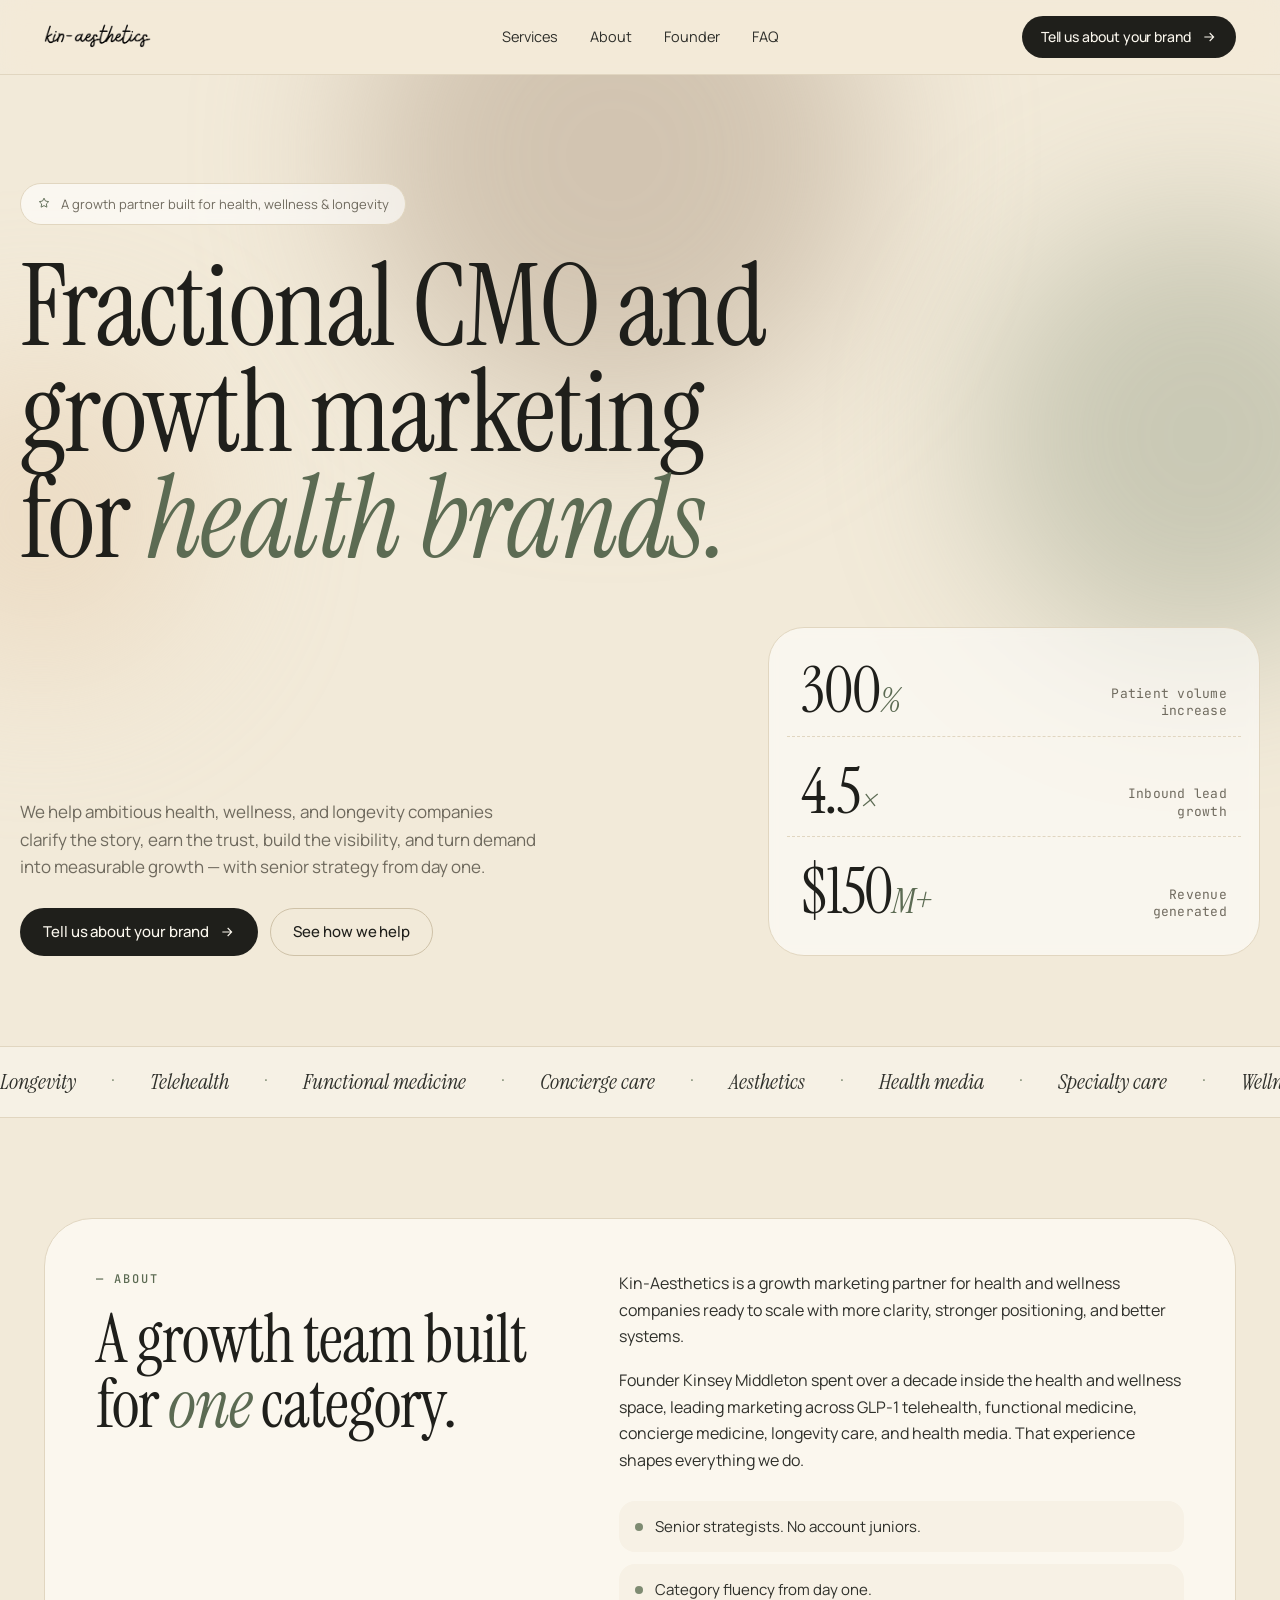
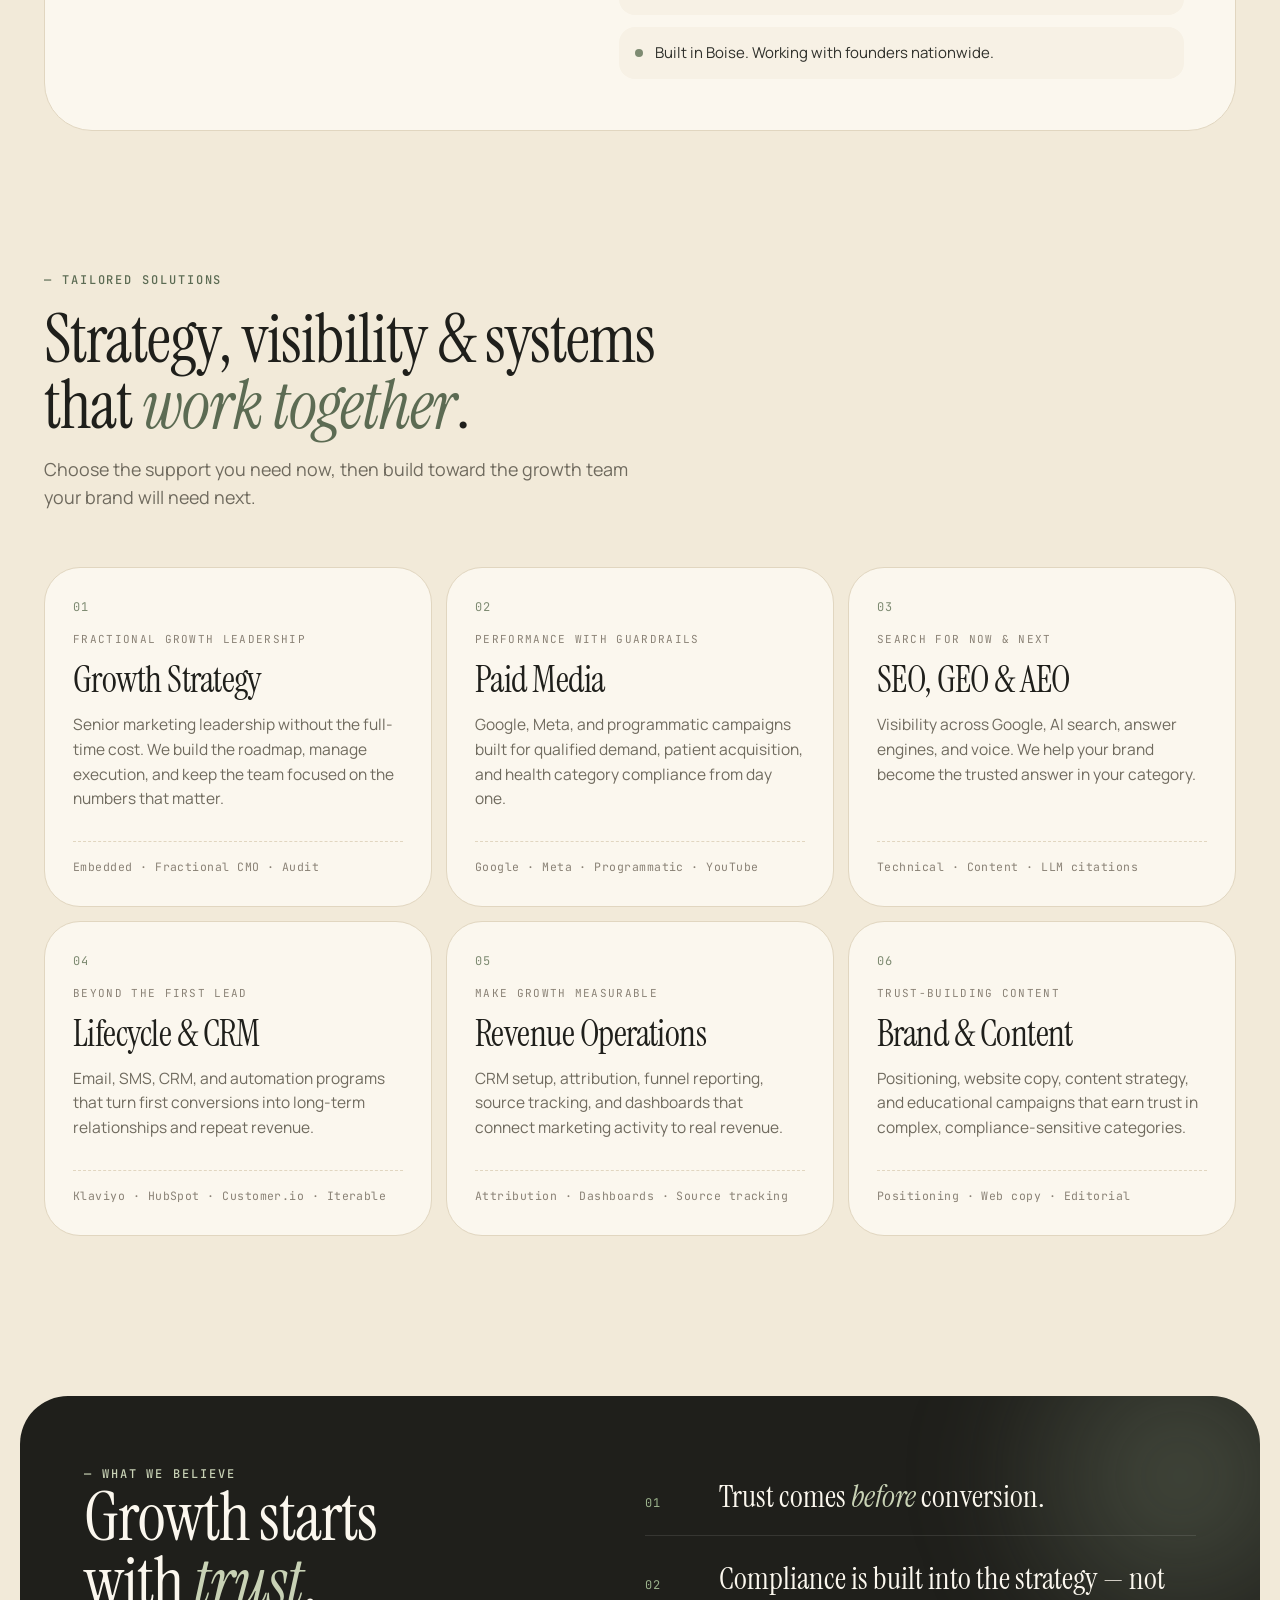
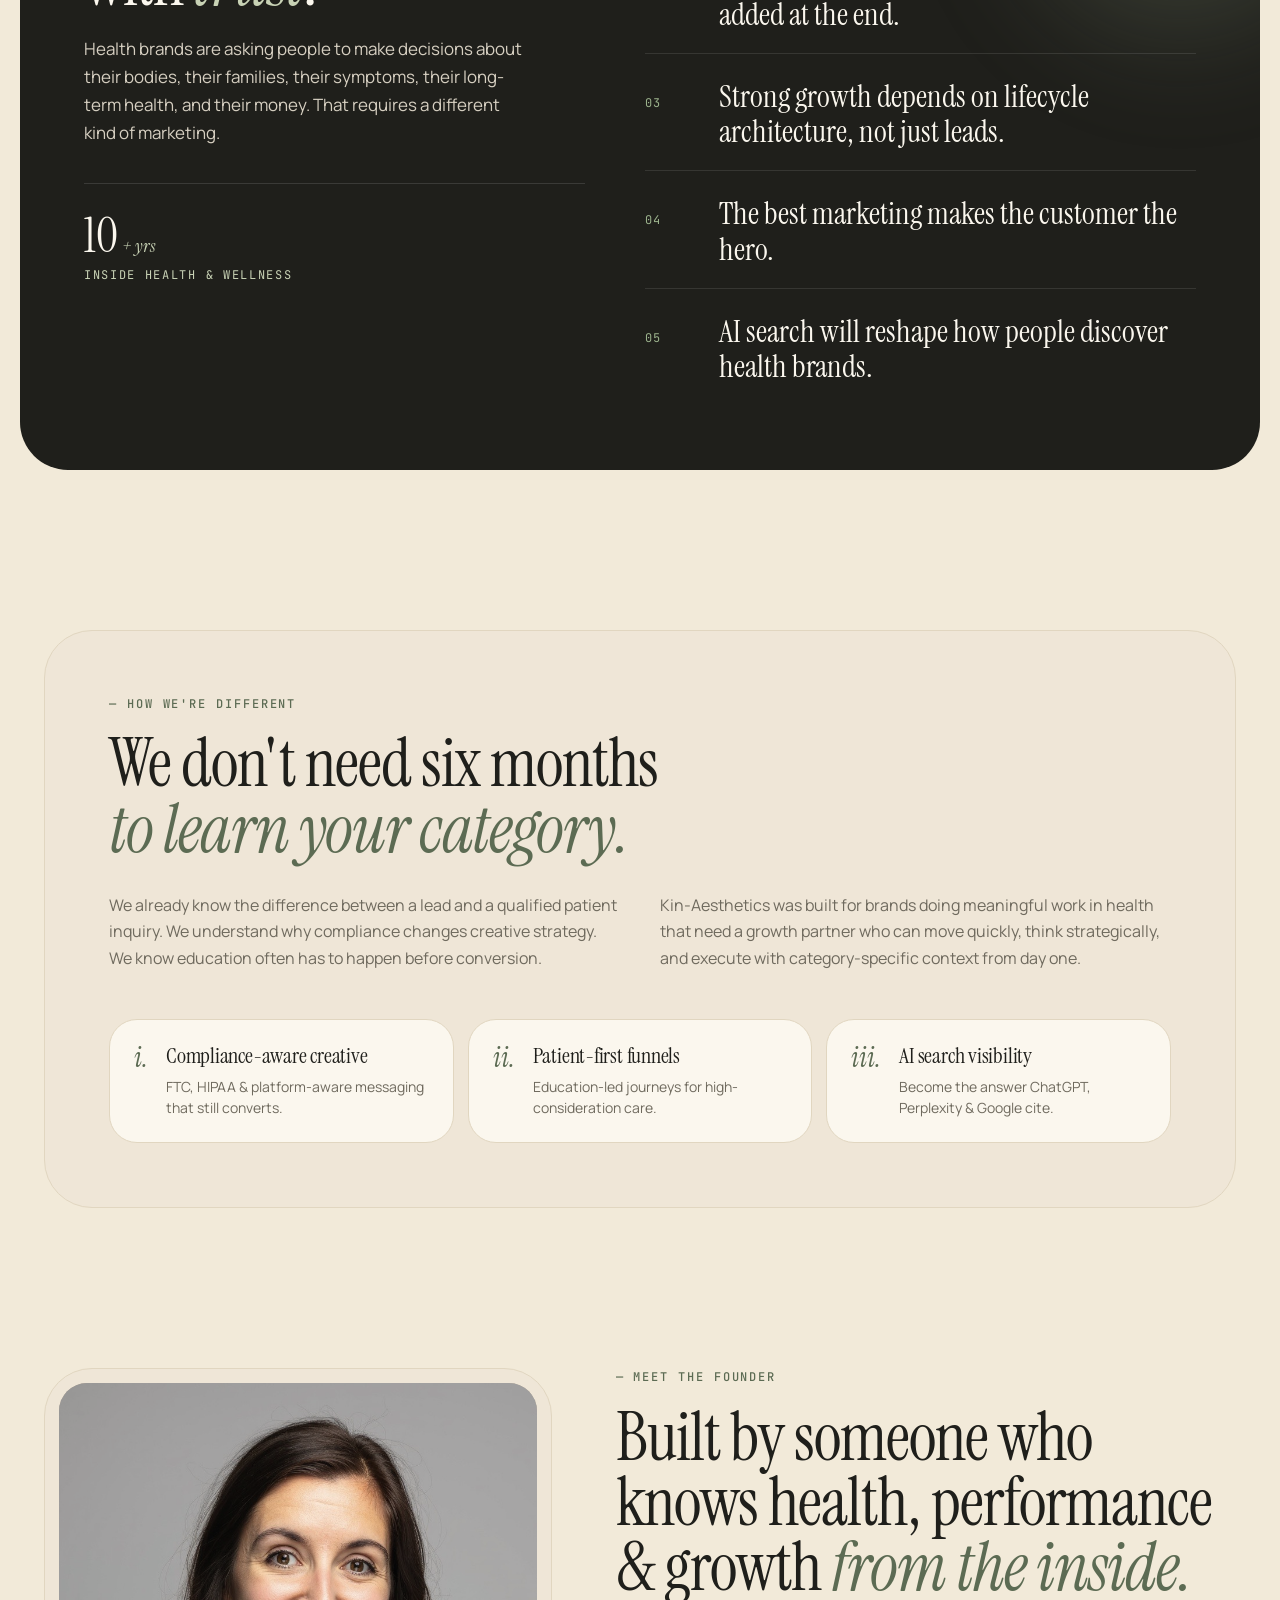
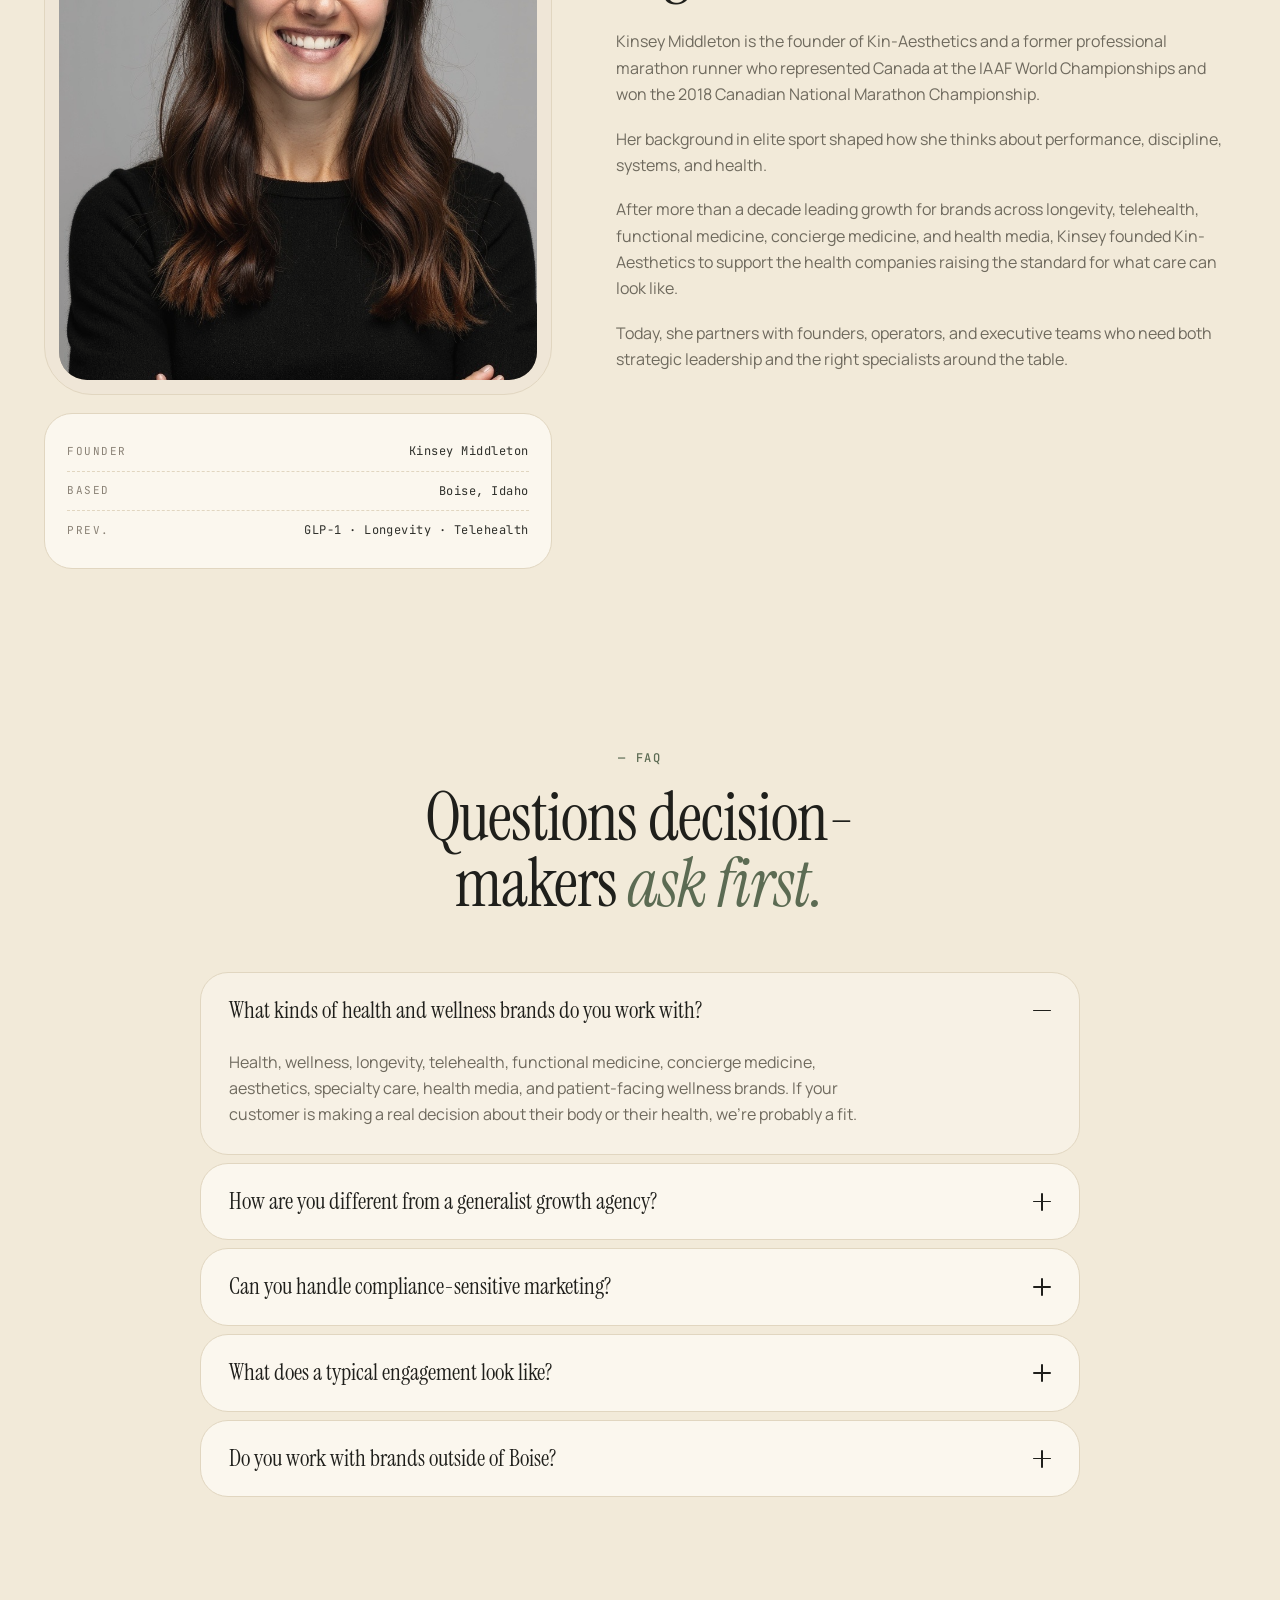
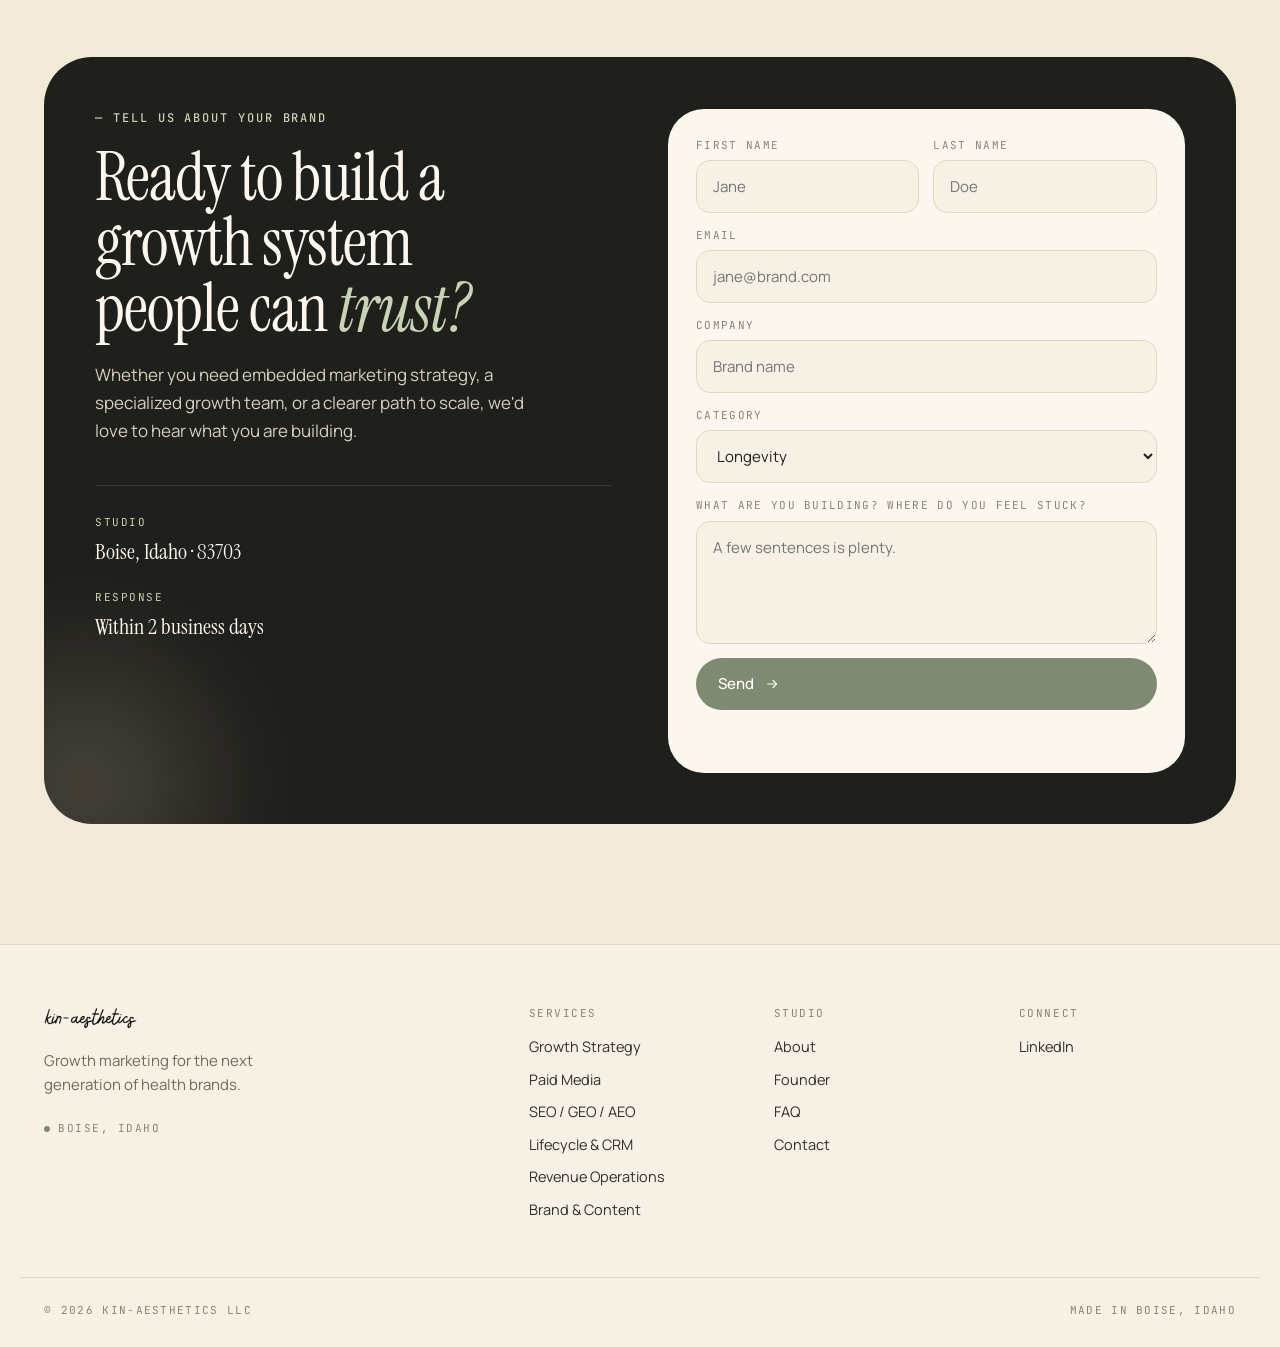
<file: index.html>
<!doctype html>
<html lang="en">
<head>
<meta charset="utf-8" />
<meta name="viewport" content="width=device-width, initial-scale=1, viewport-fit=cover" />
<title>Fractional CMO for Health & Wellness Brands | Kin-Aesthetics</title>
<meta name="description" content="Kin-Aesthetics is a fractional CMO and growth marketing partner for health, wellness, and longevity brands ready to scale with senior strategy from day one." />
<link rel="preconnect" href="https://fonts.googleapis.com" />
<link rel="preconnect" href="https://fonts.gstatic.com" crossorigin />
<link href="https://fonts.googleapis.com/css2?family=Instrument+Serif:ital@0;1&family=Manrope:wght@300;400;500;600;700&family=JetBrains+Mono:wght@400;500&display=swap" rel="stylesheet" />
<link rel="icon" type="image/png" href="kin-aesthetics-logo-mark.png" />
<link rel="stylesheet" href="styles.css" />
<!-- JSON-LD Structured Data -->
<script type="application/ld+json">
[
  {
    "@context": "https://schema.org",
    "@type": "ProfessionalService",
    "name": "Kin-Aesthetics",
    "url": "https://kinaestheticmarketing.com",
    "logo": "https://kinaestheticmarketing.com/kin-aesthetics-logo.png",
    "address": {
      "@type": "PostalAddress",
      "addressLocality": "Boise",
      "addressRegion": "ID",
      "addressCountry": "US"
    },
    "sameAs": ["https://www.linkedin.com/company/109017058/"]
  },
  {
    "@context": "https://schema.org",
    "@type": "Person",
    "name": "Kinsey Middleton",
    "jobTitle": "Founder",
    "worksFor": {
      "@type": "Organization",
      "name": "Kin-Aesthetics"
    },
    "url": "https://kinaestheticmarketing.com"
  }
]
</script>
<!-- Google Analytics 4 -->
<script async src="https://www.googletagmanager.com/gtag/js?id=G-8C68640RZ0"></script>
<script>
  window.dataLayer = window.dataLayer || [];
  function gtag(){dataLayer.push(arguments);}
  gtag('js', new Date());
  gtag('config', 'G-8C68640RZ0');
</script>
</head>
<body>

<!-- ============ HEADER ============ -->
<header class="site-header" id="top">
  <div class="header-inner">
    <a class="brand" href="#top" aria-label="Kin-Aesthetics home">
      <img src="kin-aesthetics-logo.png" alt="Kin-Aesthetics" class="brand-wordmark" />
    </a>
    <nav class="nav" id="siteNav" aria-label="Primary">
      <a href="#services">Services</a>
      <a href="#about">About</a>
      <a href="#founder">Founder</a>
      <a href="#faq">FAQ</a>
    </nav>
    <a class="btn btn-dark" href="#contact">
      <span class="cta-long">Tell us about your brand</span>
      <span class="cta-short">Contact</span>
      <svg viewBox="0 0 24 24" width="16" height="16" fill="none" stroke="currentColor" stroke-width="1.6" aria-hidden="true"><path d="M5 12h14M13 6l6 6-6 6"/></svg>
    </a>
    <button class="nav-toggle" id="navToggle" aria-label="Open navigation" aria-expanded="false">
      <span></span><span></span><span></span>
    </button>
  </div>
</header>

<main>

  <!-- ============ HERO ============ -->
  <section class="hero">
    <div class="hero-bg">
      <span class="blob blob-1"></span>
      <span class="blob blob-2"></span>
      <span class="blob blob-3"></span>
    </div>

    <div class="container hero-inner">

      <div class="eyebrow">
        <svg viewBox="0 0 24 24" width="14" height="14" fill="none" stroke="currentColor" stroke-width="1.6" aria-hidden="true"><path d="M12 2l2.39 4.84L20 8l-4 3.9.94 5.5L12 14.77 7.06 17.4 8 11.9 4 8l5.61-1.16L12 2z"/></svg>
        <span>A growth partner built for health, wellness &amp; longevity</span>
      </div>

      <h1 class="display">
        Fractional CMO and growth marketing
        for <em>health brands.</em>
      </h1>

      <div class="hero-grid">
        <div class="hero-lead">
          <p>
            We help ambitious health, wellness, and longevity companies clarify the story,
            earn the trust, build the visibility, and turn demand into measurable growth —
            with senior strategy from day one.
          </p>
          <div class="hero-ctas">
            <a class="btn btn-dark" href="#contact">
              Tell us about your brand
              <svg viewBox="0 0 24 24" width="16" height="16" fill="none" stroke="currentColor" stroke-width="1.6"><path d="M5 12h14M13 6l6 6-6 6"/></svg>
            </a>
            <a class="btn btn-ghost" href="#services">See how we help</a>
          </div>
        </div>

        <aside class="hero-stats" aria-label="Selected results">
          <div class="stat">
            <div class="stat-num">300<span>%</span></div>
            <div class="stat-label">Patient volume<br />increase</div>
          </div>
          <div class="stat">
            <div class="stat-num">4.5<span>×</span></div>
            <div class="stat-label">Inbound lead<br />growth</div>
          </div>
          <div class="stat">
            <div class="stat-num">$150<span>M+</span></div>
            <div class="stat-label">Revenue<br />generated</div>
          </div>
        </aside>
      </div>

    </div>

    <!-- marquee categories -->
    <div class="marquee">
      <div class="marquee-track">
        <span>Longevity</span><span>·</span>
        <span>Telehealth</span><span>·</span>
        <span>Functional medicine</span><span>·</span>
        <span>Concierge care</span><span>·</span>
        <span>Aesthetics</span><span>·</span>
        <span>Health media</span><span>·</span>
        <span>Specialty care</span><span>·</span>
        <span>Wellness DTC</span><span>·</span>
        <span>GLP-1</span><span>·</span>
        <span>Longevity</span><span>·</span>
        <span>Telehealth</span><span>·</span>
        <span>Functional medicine</span><span>·</span>
        <span>Concierge care</span><span>·</span>
        <span>Aesthetics</span><span>·</span>
        <span>Health media</span><span>·</span>
        <span>Specialty care</span><span>·</span>
        <span>Wellness DTC</span><span>·</span>
        <span>GLP-1</span><span>·</span>
      </div>
    </div>
  </section>

  <!-- ============ ABOUT ============ -->
  <section id="about" class="about">
    <div class="container">
      <div class="about-card">
        <div class="about-head">
          <span class="kicker">— About</span>
          <h2 class="h2">
            A growth team built for <em>one</em> category.
          </h2>
        </div>
        <div class="about-body">
          <p>
            Kin-Aesthetics is a growth marketing partner for health and wellness companies
            ready to scale with more clarity, stronger positioning, and better systems.
          </p>
          <p>
            Founder Kinsey Middleton spent over a decade inside the health and wellness
            space, leading marketing across GLP-1 telehealth, functional medicine, concierge
            medicine, longevity care, and health media. That experience shapes everything we do.
          </p>
          <ul class="bullets">
            <li><span class="b-dot"></span> Senior strategists. No account juniors.</li>
            <li><span class="b-dot"></span> Category fluency from day one.</li>
            <li><span class="b-dot"></span> Built in Boise. Working with founders nationwide.</li>
          </ul>
        </div>
      </div>
    </div>
  </section>

  <!-- ============ SERVICES ============ -->
  <section id="services" class="services">
    <div class="container">
      <div class="section-head">
        <span class="kicker">— Tailored solutions</span>
        <h2 class="h2">
          Strategy, visibility &amp; systems<br />
          that <em>work together</em>.
        </h2>
        <p class="lede">
          Choose the support you need now, then build toward the growth team your brand will need next.
        </p>
      </div>

      <div class="svc-grid">

        <article class="svc">
          <div class="svc-no">01</div>
          <div class="svc-tag">Fractional growth leadership</div>
          <h3 class="svc-title">Growth Strategy</h3>
          <p>Senior marketing leadership without the full-time cost. We build the roadmap, manage execution, and keep the team focused on the numbers that matter.</p>
          <div class="svc-foot">Embedded · Fractional CMO · Audit</div>
        </article>

        <article class="svc">
          <div class="svc-no">02</div>
          <div class="svc-tag">Performance with guardrails</div>
          <h3 class="svc-title">Paid Media</h3>
          <p>Google, Meta, and programmatic campaigns built for qualified demand, patient acquisition, and health category compliance from day one.</p>
          <div class="svc-foot">Google · Meta · Programmatic · YouTube</div>
        </article>

        <article class="svc">
          <div class="svc-no">03</div>
          <div class="svc-tag">Search for now &amp; next</div>
          <h3 class="svc-title">SEO, GEO &amp; AEO</h3>
          <p>Visibility across Google, AI search, answer engines, and voice. We help your brand become the trusted answer in your category.</p>
          <div class="svc-foot">Technical · Content · LLM citations</div>
        </article>

        <article class="svc">
          <div class="svc-no">04</div>
          <div class="svc-tag">Beyond the first lead</div>
          <h3 class="svc-title">Lifecycle &amp; CRM</h3>
          <p>Email, SMS, CRM, and automation programs that turn first conversions into long-term relationships and repeat revenue.</p>
          <div class="svc-foot">Klaviyo · HubSpot · Customer.io · Iterable</div>
        </article>

        <article class="svc">
          <div class="svc-no">05</div>
          <div class="svc-tag">Make growth measurable</div>
          <h3 class="svc-title">Revenue Operations</h3>
          <p>CRM setup, attribution, funnel reporting, source tracking, and dashboards that connect marketing activity to real revenue.</p>
          <div class="svc-foot">Attribution · Dashboards · Source tracking</div>
        </article>

        <article class="svc">
          <div class="svc-no">06</div>
          <div class="svc-tag">Trust-building content</div>
          <h3 class="svc-title">Brand &amp; Content</h3>
          <p>Positioning, website copy, content strategy, and educational campaigns that earn trust in complex, compliance-sensitive categories.</p>
          <div class="svc-foot">Positioning · Web copy · Editorial</div>
        </article>

      </div>
    </div>
  </section>

  <!-- ============ BELIEFS / DARK ============ -->
  <section class="beliefs">
    <div class="container beliefs-grid">
      <div class="beliefs-intro">
        <span class="kicker light">— What we believe</span>
        <h2 class="h2 light">Growth starts with <em>trust</em>.</h2>
        <p>
          Health brands are asking people to make decisions about their bodies, their families, their symptoms, their long-term health, and their money. That requires a different kind of marketing.
        </p>
        <div class="beliefs-meta">
          <div>
            <div class="meta-num">10<span>+ yrs</span></div>
            <div class="meta-label">Inside health &amp; wellness</div>
          </div>
        </div>
      </div>

      <ol class="beliefs-list" aria-label="Operating beliefs">
        <li>
          <span class="b-num">01</span>
          <span class="b-text">Trust comes <em>before</em> conversion.</span>
        </li>
        <li>
          <span class="b-num">02</span>
          <span class="b-text">Compliance is built into the strategy — not added at the end.</span>
        </li>
        <li>
          <span class="b-num">03</span>
          <span class="b-text">Strong growth depends on lifecycle architecture, not just leads.</span>
        </li>
        <li>
          <span class="b-num">04</span>
          <span class="b-text">The best marketing makes the customer the hero.</span>
        </li>
        <li>
          <span class="b-num">05</span>
          <span class="b-text">AI search will reshape how people discover health brands.</span>
        </li>
      </ol>
    </div>
  </section>

  <!-- ============ DIFFERENCE ============ -->
  <section class="difference">
    <div class="container">
      <div class="diff-card">
        <div class="diff-head">
          <span class="kicker">— How we're different</span>
          <h2 class="h2">
            We don't need six months <em>to learn your category.</em>
          </h2>
        </div>
        <div class="diff-body">
          <p>
            We already know the difference between a lead and a qualified patient inquiry. We understand why compliance changes creative strategy. We know education often has to happen before conversion.
          </p>
          <p>
            Kin-Aesthetics was built for brands doing meaningful work in health that need a growth partner who can move quickly, think strategically, and execute with category-specific context from day one.
          </p>
        </div>
        <div class="diff-pills">
          <div class="pill">
            <span class="pill-no">i.</span>
            <div>
              <div class="pill-t">Compliance-aware creative</div>
              <div class="pill-s">FTC, HIPAA &amp; platform-aware messaging that still converts.</div>
            </div>
          </div>
          <div class="pill">
            <span class="pill-no">ii.</span>
            <div>
              <div class="pill-t">Patient-first funnels</div>
              <div class="pill-s">Education-led journeys for high-consideration care.</div>
            </div>
          </div>
          <div class="pill">
            <span class="pill-no">iii.</span>
            <div>
              <div class="pill-t">AI search visibility</div>
              <div class="pill-s">Become the answer ChatGPT, Perplexity &amp; Google cite.</div>
            </div>
          </div>
        </div>
      </div>
    </div>
  </section>

  <!-- ============ FOUNDER ============ -->
  <section id="founder" class="founder">
    <div class="container founder-grid">

      <div class="founder-photo">
        <div class="photo-frame">
          <img src="kinsey-middleton-founder.jpg" alt="Kinsey Middleton, founder of Kin-Aesthetics, former professional marathon runner" />
        </div>
        <div class="photo-meta">
          <div class="meta-row"><span>Founder</span><span>Kinsey Middleton</span></div>
          <div class="meta-row"><span>Based</span><span>Boise, Idaho</span></div>
          <div class="meta-row"><span>Prev.</span><span>GLP-1 · Longevity · Telehealth</span></div>
        </div>
      </div>

      <div class="founder-copy">
        <span class="kicker">— Meet the founder</span>
        <h2 class="h2">
          Built by someone who knows health, performance &amp; growth <em>from the inside.</em>
        </h2>
        <div class="founder-body">
          <p>
            Kinsey Middleton is the founder of Kin-Aesthetics and a former professional marathon runner who represented Canada at the IAAF World Championships and won the 2018 Canadian National Marathon Championship.
          </p>
          <p>
            Her background in elite sport shaped how she thinks about performance, discipline, systems, and health.
          </p>
          <p>
            After more than a decade leading growth for brands across longevity, telehealth, functional medicine, concierge medicine, and health media, Kinsey founded Kin-Aesthetics to support the health companies raising the standard for what care can look like.
          </p>
          <p>
            Today, she partners with founders, operators, and executive teams who need both strategic leadership and the right specialists around the table.
          </p>
        </div>
      </div>

    </div>
  </section>

  <!-- ============ FAQ ============ -->
  <section id="faq" class="faq">
    <div class="container">
      <div class="section-head center">
        <span class="kicker">— FAQ</span>
        <h2 class="h2">
          Questions decision-makers <em>ask first.</em>
        </h2>
      </div>

      <div class="faq-list">
        <details class="faq-item" open>
          <summary>
            <span>What kinds of health and wellness brands do you work with?</span>
            <span class="chev" aria-hidden="true"></span>
          </summary>
          <div class="faq-body">
            <p>Health, wellness, longevity, telehealth, functional medicine, concierge medicine, aesthetics, specialty care, health media, and patient-facing wellness brands. If your customer is making a real decision about their body or their health, we're probably a fit.</p>
          </div>
        </details>

        <details class="faq-item">
          <summary>
            <span>How are you different from a generalist growth agency?</span>
            <span class="chev" aria-hidden="true"></span>
          </summary>
          <div class="faq-body">
            <p>We already understand the health category — trust-building, compliance-sensitive messaging, patient education, and the decision process behind high-consideration care. You skip the 6-month ramp.</p>
          </div>
        </details>

        <details class="faq-item">
          <summary>
            <span>Can you handle compliance-sensitive marketing?</span>
            <span class="chev" aria-hidden="true"></span>
          </summary>
          <div class="faq-body">
            <p>Yes. We are not a legal or medical review team, but we build with compliance realities in mind from the beginning across paid media, website copy, content, and funnels — and we partner cleanly with your in-house reviewers.</p>
          </div>
        </details>

        <details class="faq-item">
          <summary>
            <span>What does a typical engagement look like?</span>
            <span class="chev" aria-hidden="true"></span>
          </summary>
          <div class="faq-body">
            <p>Most engagements begin with a strategy and audit phase, followed by a roadmap and execution across the channels or systems that will move the business forward fastest. Engagements typically run 6–12 months.</p>
          </div>
        </details>

        <details class="faq-item">
          <summary>
            <span>Do you work with brands outside of Boise?</span>
            <span class="chev" aria-hidden="true"></span>
          </summary>
          <div class="faq-body">
            <p>We're based in Boise, Idaho and work with founders and operators across North America. Most of our engagements are remote with periodic on-sites when it makes sense.</p>
          </div>
        </details>
      </div>
    </div>
  </section>

  <!-- ============ CONTACT ============ -->
  <section id="contact" class="contact">
    <div class="container">
      <div class="contact-card">
        <div class="contact-copy">
          <span class="kicker light">— Tell us about your brand</span>
          <h2 class="h2 light">
            Ready to build a growth system people can <em>trust?</em>
          </h2>
          <p>
            Whether you need embedded marketing strategy, a specialized growth team, or a clearer path to scale, we'd love to hear what you are building.
          </p>

          <div class="contact-meta">
            <div>
              <div class="cm-label">Studio</div>
              <div class="cm-value">Boise, Idaho · 83703</div>
            </div>
            <div>
              <div class="cm-label">Response</div>
              <div class="cm-value">Within 2 business days</div>
            </div>
          </div>
        </div>

        <div class="form-area">
        <form
          class="contact-form"
          id="inquiryForm"
          name="inquiry"
          method="POST"
          netlify
          data-netlify-honeypot="bot-field"
          novalidate
        >
          <input type="hidden" name="form-name" value="inquiry" />
          <!-- Honeypot — hidden from real users, catches bots -->
          <p class="bot-field" aria-hidden="true">
            <label>Don't fill this out: <input name="bot-field" tabindex="-1" autocomplete="off" /></label>
          </p>
          <div class="row two">
            <label>
              <span>First name</span>
              <input type="text" name="first" required placeholder="Jane" />
            </label>
            <label>
              <span>Last name</span>
              <input type="text" name="last" required placeholder="Doe" />
            </label>
          </div>
          <label class="row">
            <span>Email</span>
            <input type="email" name="email" required placeholder="jane@brand.com" />
          </label>
          <label class="row">
            <span>Company</span>
            <input type="text" name="company" placeholder="Brand name" />
          </label>
          <label class="row">
            <span>Category</span>
            <select name="category">
              <option>Longevity</option>
              <option>Telehealth / GLP-1</option>
              <option>Functional medicine</option>
              <option>Concierge medicine</option>
              <option>Aesthetics</option>
              <option>Wellness DTC</option>
              <option>Health media</option>
              <option>Other</option>
            </select>
          </label>
          <label class="row">
            <span>What are you building? Where do you feel stuck?</span>
            <textarea name="message" rows="4" placeholder="A few sentences is plenty."></textarea>
          </label>
          <button type="submit" class="btn btn-olive" id="submitBtn">
            Send
            <svg viewBox="0 0 24 24" width="16" height="16" fill="none" stroke="currentColor" stroke-width="1.6"><path d="M5 12h14M13 6l6 6-6 6"/></svg>
          </button>
          <p class="form-note" id="formNote" aria-live="polite"></p>
        </form>

        <div class="form-success" id="formSuccess" hidden>
          <svg viewBox="0 0 24 24" width="48" height="48" fill="none" stroke="currentColor" stroke-width="1.4" aria-hidden="true"><circle cx="12" cy="12" r="10"/><path d="M8 12l3 3 5-5"/></svg>
          <h3>You're in the queue.</h3>
          <p>Thanks for reaching out — we'll be in touch within 2 business days.</p>
        </div>
        </div>

      </div>
    </div>
  </section>

</main>

<!-- ============ FOOTER ============ -->
<footer class="site-footer">
  <div class="container footer-inner">
    <div class="foot-brand">
      <img src="kin-aesthetics-logo.png" alt="Kin-Aesthetics" class="foot-wordmark" />
      <p>Growth marketing for the next generation of health brands.</p>
      <div class="foot-loc"><span class="dot"></span> Boise, Idaho</div>
    </div>
    <div class="foot-cols">
      <div>
        <div class="foot-label">Services</div>
        <a href="#services">Growth Strategy</a>
        <a href="#services">Paid Media</a>
        <a href="#services">SEO / GEO / AEO</a>
        <a href="#services">Lifecycle &amp; CRM</a>
        <a href="#services">Revenue Operations</a>
        <a href="#services">Brand &amp; Content</a>
      </div>
      <div>
        <div class="foot-label">Studio</div>
        <a href="#about">About</a>
        <a href="#founder">Founder</a>
        <a href="#faq">FAQ</a>
        <a href="#contact">Contact</a>
      </div>
      <div>
        <div class="foot-label">Connect</div>
        <a href="https://www.linkedin.com/company/109017058/" target="_blank" rel="noopener">LinkedIn</a>
      </div>
    </div>
  </div>
  <div class="foot-bottom container">
    <span>© 2026 Kin-Aesthetics LLC</span>
    <span>Made in Boise, Idaho</span>
  </div>
</footer>

<script src="script.js"></script>
</body>
</html>
</file>
<file: styles.css>
/* ==========================================================
   Kin-Aesthetics — Marketing site
   Palette: warm neutrals, soft olive, cream, charcoal
   Type: Instrument Serif (display) + Manrope (body)
   ========================================================== */

:root{
  --cream:        #F2EAD9;
  --cream-soft:   #F7F1E5;
  --paper:        #FBF7EE;
  --bone:         #EFE6D7;
  --line:         #E1D6C0;
  --line-strong:  #CFC2A8;

  --olive:        #7E8B72;
  --olive-deep:   #5C6B53;
  --olive-tint:   #D7DBC8;
  --clay:         #B8A691;

  --ink:          #1F1F1B;
  --ink-soft:     #2F302B;
  --muted:        #6F6A5E;
  --muted-2:      #8A8276;

  --r-sm: 14px;
  --r-md: 20px;
  --r-lg: 28px;
  --r-xl: 36px;
  --r-2xl: 48px;

  --shadow-sm: 0 1px 2px rgba(40,30,15,.04), 0 6px 24px -12px rgba(40,30,15,.08);
  --shadow-md: 0 2px 6px rgba(40,30,15,.05), 0 30px 60px -30px rgba(40,30,15,.18);

  --container: 1240px;
  --gutter: 24px;
}

*{box-sizing:border-box}
html,body{margin:0;padding:0}
html{scroll-behavior:smooth}
body{
  background: var(--cream);
  color: var(--ink);
  font-family: "Manrope", system-ui, -apple-system, "Segoe UI", sans-serif;
  font-weight: 400;
  font-size: 16px;
  line-height: 1.55;
  -webkit-font-smoothing: antialiased;
  text-rendering: optimizeLegibility;
  /* prevent horizontal overflow on mobile */
  overflow-x: hidden;
}
img{max-width:100%; display:block}
a{color:inherit; text-decoration:none}
button{font: inherit; cursor: pointer}

.container{
  max-width: var(--container);
  margin: 0 auto;
  /* safe-area-inset covers iPhone notch / Dynamic Island edges */
  padding-inline: max(var(--gutter), env(safe-area-inset-left, 0px));
}

/* ---------- Display & utility type ---------- */
.display, .h2{
  font-family: "Instrument Serif", "Times New Roman", serif;
  font-weight: 400;
  color: var(--ink);
  letter-spacing: -0.015em;
}
.display{
  font-size: clamp(54px, 9vw, 132px);
  line-height: 0.92;
  margin: 0;
  max-width: 18ch;
  text-wrap: balance;
}
.display em{ font-style: italic; color: var(--olive-deep); }

.h2{
  font-size: clamp(36px, 5.2vw, 72px);
  line-height: 0.98;
  margin: 0;
  text-wrap: balance;
}
.h2 em{ font-style: italic; color: var(--olive-deep); }
.h2.light{ color: var(--paper); }
.h2.light em{ color: #C8D2B5; }

.kicker{
  font-family: "JetBrains Mono", ui-monospace, monospace;
  font-size: 12px;
  letter-spacing: 0.16em;
  text-transform: uppercase;
  color: var(--olive-deep);
  font-weight: 500;
}
.kicker.light{ color: #C8D2B5; }

.lede{
  font-size: clamp(17px, 1.4vw, 20px);
  color: var(--muted);
  line-height: 1.55;
  max-width: 56ch;
  margin: 18px 0 0;
}

/* ---------- Buttons ---------- */
.btn{
  display: inline-flex;
  align-items: center;
  gap: 10px;
  height: 48px;
  padding: 0 22px;
  border-radius: 999px;
  font-weight: 500;
  font-size: 15px;
  letter-spacing: -0.005em;
  transition: transform .25s ease, background .25s ease, color .25s ease, border-color .25s ease;
  border: 1px solid transparent;
  white-space: nowrap;
}
.btn svg{ transition: transform .25s ease; }
.btn:hover svg{ transform: translateX(3px); }

.btn-dark{
  background: var(--ink);
  color: var(--paper);
}
.btn-dark:hover{ background: var(--ink-soft); }

.btn-ghost{
  background: transparent;
  color: var(--ink);
  border-color: var(--line-strong);
}
.btn-ghost:hover{ background: rgba(255,255,255,.5); }

.btn-olive{
  background: var(--olive);
  color: #fff;
  border: none;
  width: 100%;
  height: 52px;
}
.btn-olive:hover{ background: var(--olive-deep); }
.btn-olive:disabled{ opacity: .55; cursor: not-allowed; }

/* ===========================================================
   HEADER
   =========================================================== */
.site-header{
  position: sticky;
  top: 0;
  z-index: 60;
  background: rgba(242, 234, 217, 0.78);
  backdrop-filter: saturate(1.2) blur(14px);
  -webkit-backdrop-filter: saturate(1.2) blur(14px);
  border-bottom: 1px solid var(--line);
}
.header-inner{
  max-width: var(--container);
  margin: 0 auto;
  padding: 16px var(--gutter);
  display: grid;
  grid-template-columns: 1fr auto 1fr;
  align-items: center;
  gap: 24px;
}
.brand{
  display: flex;
  align-items: center;
  gap: 14px;
}
.brand-wordmark{
  height: 32px;
  width: auto;
}
.brand-loc{
  display: inline-flex;
  align-items: center;
  gap: 8px;
  font-family: "JetBrains Mono", monospace;
  font-size: 11px;
  letter-spacing: 0.14em;
  text-transform: uppercase;
  color: var(--muted);
  padding-left: 14px;
  border-left: 1px solid var(--line-strong);
  margin-left: 4px;
}
.brand-loc .dot{
  width: 6px; height: 6px;
  background: var(--olive);
  border-radius: 50%;
  display: inline-block;
}
.nav{
  display: flex;
  gap: 32px;
  justify-content: center;
  font-size: 14.5px;
  color: var(--ink-soft);
}
.nav a{
  position: relative;
  padding: 6px 0;
}
.nav a::after{
  content:"";
  position: absolute; left:0; right:0; bottom: -2px;
  height: 1px; background: var(--ink);
  transform: scaleX(0); transform-origin: left;
  transition: transform .35s cubic-bezier(.2,.7,.2,1);
}
.nav a:hover::after{ transform: scaleX(1); }
.site-header .btn{ justify-self: end; height: 42px; padding: 0 18px; font-size: 14px;}

/* Hamburger toggle button */
.nav-toggle{
  display: none;
  flex-direction: column;
  justify-content: center;
  align-items: center;
  gap: 5px;
  width: 40px;
  height: 40px;
  background: none;
  border: 1px solid var(--line-strong);
  border-radius: 10px;
  padding: 0;
  flex: none;
}
.nav-toggle span{
  display: block;
  width: 18px;
  height: 1.5px;
  background: var(--ink);
  border-radius: 2px;
  transition: transform .3s ease, opacity .3s ease;
}
.nav-toggle[aria-expanded="true"] span:nth-child(1){ transform: translateY(6.5px) rotate(45deg); }
.nav-toggle[aria-expanded="true"] span:nth-child(2){ opacity: 0; }
.nav-toggle[aria-expanded="true"] span:nth-child(3){ transform: translateY(-6.5px) rotate(-45deg); }

/* CTA text variants */
.cta-long{ display: inline; }
.cta-short{ display: none; }

@media (max-width: 880px){
  .nav-toggle{ display: flex; }
  .header-inner{ grid-template-columns: 1fr auto auto; gap: 10px; }
  .brand-loc{ display: none; }
  .cta-long{ display: none; }
  .cta-short{ display: inline; }
  .site-header .btn svg{ display: none; }
  .site-header .btn{ padding: 0 16px; }

  /* Nav becomes a full-width dropdown */
  .nav{
    position: absolute;
    top: 100%;
    left: 0;
    right: 0;
    flex-direction: column;
    gap: 0;
    background: rgba(242, 234, 217, 0.98);
    backdrop-filter: saturate(1.2) blur(16px);
    -webkit-backdrop-filter: saturate(1.2) blur(16px);
    border-bottom: 1px solid var(--line);
    padding: 8px 24px 20px;
    justify-content: flex-start;
    opacity: 0;
    transform: translateY(-8px);
    pointer-events: none;
    transition: opacity .25s ease, transform .25s ease;
  }
  .nav.open{
    opacity: 1;
    transform: translateY(0);
    pointer-events: auto;
  }
  .nav a{ padding: 14px 0; font-size: 17px; border-bottom: 1px solid var(--line); }
  .nav a:last-child{ border-bottom: none; }
  .nav a::after{ display: none; }
}

/* On very small phones, hide header CTA entirely */
@media (max-width: 400px){
  .site-header .btn{ display: none; }
  .header-inner{ grid-template-columns: 1fr auto; }
}

/* ===========================================================
   HERO
   =========================================================== */
.hero{
  position: relative;
  padding: 80px 0 0;
  overflow: hidden;
}
.hero-bg{
  position: absolute; inset: 0;
  pointer-events: none;
  z-index: 0;
}
.blob{
  position: absolute;
  border-radius: 50%;
  filter: blur(80px);
  opacity: .7;
}
.blob-1{
  width: 520px; height: 520px;
  background: var(--clay);
  top: -180px; left: 50%; transform: translateX(-55%);
  opacity: .55;
}
.blob-2{
  width: 440px; height: 440px;
  background: var(--olive);
  right: -140px; top: 140px;
  opacity: .35;
}
.blob-3{
  width: 320px; height: 320px;
  background: #E7CFB1;
  left: -120px; top: 280px;
  opacity: .5;
}
.hero-inner{
  position: relative;
  z-index: 1;
  padding: 28px 0 90px;
}
.eyebrow{
  display: inline-flex;
  align-items: center;
  gap: 10px;
  padding: 10px 16px;
  background: rgba(255,255,255,.6);
  border: 1px solid var(--line);
  border-radius: 999px;
  font-size: 13px;
  color: var(--muted);
  backdrop-filter: blur(6px);
  margin-bottom: 28px;
}
.eyebrow svg{ color: var(--olive-deep); }

.hero-grid{
  margin-top: 56px;
  display: grid;
  grid-template-columns: 1.4fr 1fr;
  gap: 60px;
  align-items: end;
}
.hero-lead p{
  font-size: clamp(17px, 1.3vw, 20px);
  color: var(--muted);
  line-height: 1.6;
  max-width: 52ch;
  margin: 0 0 28px;
}
.hero-ctas{ display: flex; gap: 12px; flex-wrap: wrap; }

.hero-stats{
  display: grid;
  grid-template-columns: 1fr;
  gap: 10px;
  background: rgba(255,255,255,.55);
  border: 1px solid var(--line);
  border-radius: var(--r-xl);
  padding: 18px;
  backdrop-filter: blur(6px);
}
.stat{
  display: grid;
  grid-template-columns: auto 1fr;
  align-items: end;
  gap: 18px;
  padding: 16px 14px;
  border-bottom: 1px dashed var(--line);
}
.stat:last-child{ border-bottom: none; }
.stat-num{
  font-family: "Instrument Serif", serif;
  font-size: clamp(44px, 5vw, 64px);
  line-height: 0.9;
  color: var(--ink);
  letter-spacing: -0.02em;
}
.stat-num span{
  font-size: .55em;
  color: var(--olive-deep);
  font-style: italic;
}
.stat-label{
  font-size: 13px;
  color: var(--muted);
  line-height: 1.35;
  text-align: right;
  font-family: "JetBrains Mono", monospace;
  letter-spacing: 0.02em;
}

@media (max-width: 900px){
  .hero-grid{ grid-template-columns: 1fr; gap: 36px; }
  /* 3 stats side-by-side when they have full container width */
  .hero-stats{ grid-template-columns: repeat(3, 1fr); gap: 0; }
  .hero-stats .stat{
    border-bottom: none;
    border-right: 1px dashed var(--line);
    padding: 14px 18px;
    grid-template-columns: 1fr;
    gap: 6px;
    align-items: start;
  }
  .hero-stats .stat:last-child{ border-right: none; }
  .stat-label{ text-align: left; }
}
@media (max-width: 560px){
  /* Revert to vertical stack on small phones */
  .hero-stats{ grid-template-columns: 1fr; }
  .hero-stats .stat{
    border-right: none;
    border-bottom: 1px dashed var(--line);
    grid-template-columns: auto 1fr;
    gap: 18px;
    align-items: end;
    padding: 16px 14px;
  }
  .hero-stats .stat:last-child{ border-bottom: none; }
  .stat-label{ text-align: right; }
}

/* Marquee */
.marquee{
  position: relative;
  z-index: 1;
  border-top: 1px solid var(--line);
  border-bottom: 1px solid var(--line);
  overflow: hidden;
  background: rgba(255,255,255,.3);
}
.marquee-track{
  display: flex;
  gap: 36px;
  align-items: center;
  white-space: nowrap;
  padding: 18px 0;
  animation: scroll 50s linear infinite;
  font-family: "Instrument Serif", serif;
  font-style: italic;
  font-size: 22px;
  color: var(--ink-soft);
  width: max-content;
}
.marquee-track > span:nth-child(2n){ color: var(--olive); font-style: normal; font-size: 18px; }
@keyframes scroll{
  from{ transform: translateX(0) }
  to{ transform: translateX(-50%) }
}

/* ===========================================================
   ABOUT
   =========================================================== */
.about{ padding: 100px 0 60px; }
.about-card{
  background: var(--paper);
  border: 1px solid var(--line);
  border-radius: var(--r-2xl);
  padding: clamp(28px, 4vw, 60px);
  display: grid;
  grid-template-columns: .9fr 1.1fr;
  gap: 60px;
  align-items: start;
}
.about-head .kicker{ display: block; margin-bottom: 18px; }
.about-body p{
  font-size: clamp(16px, 1.2vw, 19px);
  line-height: 1.65;
  color: var(--ink-soft);
  margin: 0 0 18px;
}
.bullets{
  list-style: none;
  margin: 28px 0 0;
  padding: 0;
  display: grid;
  gap: 12px;
}
.bullets li{
  display: flex;
  align-items: center;
  gap: 12px;
  font-size: 15px;
  color: var(--ink-soft);
  padding: 14px 16px;
  background: var(--cream-soft);
  border-radius: 16px;
}
.b-dot{
  width: 8px; height: 8px;
  background: var(--olive);
  border-radius: 50%;
  display: inline-block;
  flex: none;
}
@media (max-width: 900px){
  .about-card{ grid-template-columns: 1fr; gap: 24px; }
}

/* ===========================================================
   SERVICES
   =========================================================== */
.services{ padding: 80px 0; }
.section-head{ max-width: 720px; margin-bottom: 56px; }
.section-head .kicker{ display:block; margin-bottom: 18px; }
.section-head.center{ margin-inline: auto; text-align: center; }
.section-head.center .lede{ margin-inline: auto; }

.svc-grid{
  display: grid;
  grid-template-columns: repeat(3, 1fr);
  gap: 14px;
}
.svc{
  background: var(--paper);
  border: 1px solid var(--line);
  border-radius: var(--r-xl);
  padding: 30px 28px;
  transition: transform .35s cubic-bezier(.2,.7,.2,1), box-shadow .35s ease, background .35s ease;
  display: flex;
  flex-direction: column;
  gap: 14px;
  position: relative;
  overflow: hidden;
}
.svc::before{
  content:"";
  position: absolute;
  inset: auto -40% -40% auto;
  width: 240px; height: 240px;
  background: radial-gradient(circle, rgba(126,139,114,.18), transparent 70%);
  border-radius: 50%;
  opacity: 0;
  transition: opacity .4s ease;
  pointer-events: none;
}
.svc:hover{
  transform: translateY(-4px);
  box-shadow: var(--shadow-md);
}
.svc:hover::before{ opacity: 1; }
.svc-no{
  font-family: "JetBrains Mono", monospace;
  font-size: 12px;
  color: var(--olive);
  letter-spacing: 0.1em;
}
.svc-tag{
  font-family: "JetBrains Mono", monospace;
  font-size: 11px;
  letter-spacing: 0.12em;
  text-transform: uppercase;
  color: var(--muted-2);
}
.svc-title{
  font-family: "Instrument Serif", serif;
  font-size: 36px;
  font-weight: 400;
  letter-spacing: -0.015em;
  margin: 0;
  line-height: 1;
}
.svc p{
  color: var(--muted);
  font-size: 15.5px;
  line-height: 1.6;
  margin: 0;
  flex: 1;
}
.svc-foot{
  margin-top: 16px;
  padding-top: 16px;
  border-top: 1px dashed var(--line);
  font-family: "JetBrains Mono", monospace;
  font-size: 11.5px;
  letter-spacing: 0.04em;
  color: var(--muted-2);
}
@media (max-width: 980px){ .svc-grid{ grid-template-columns: repeat(2,1fr); } }
@media (max-width: 640px){ .svc-grid{ grid-template-columns: 1fr; } }

/* ===========================================================
   BELIEFS
   =========================================================== */
.beliefs{
  padding: 80px 0;
}
.beliefs-grid{
  background: var(--ink);
  color: var(--paper);
  border-radius: var(--r-2xl);
  padding: clamp(36px, 5vw, 80px);
  display: grid;
  grid-template-columns: 1fr 1.1fr;
  gap: 60px;
  position: relative;
  overflow: hidden;
}
.beliefs-grid::before{
  content:"";
  position: absolute;
  width: 520px; height: 520px;
  border-radius: 50%;
  background: radial-gradient(circle, rgba(126,139,114,.4), transparent 60%);
  right: -180px; top: -180px;
  filter: blur(40px);
}
.beliefs-intro{ position: relative; }
.beliefs-intro p{
  margin: 20px 0 0;
  color: #D6CFC1;
  font-size: 17px;
  line-height: 1.65;
  max-width: 44ch;
}
.beliefs-meta{
  margin-top: 36px;
  display: flex;
  gap: 32px;
  padding-top: 28px;
  border-top: 1px solid rgba(255,255,255,.12);
}
.meta-num{
  font-family: "Instrument Serif", serif;
  font-size: 48px;
  line-height: 1;
}
.meta-num span{ font-size: 18px; color: #C8D2B5; font-style: italic; margin-left: 4px; }
.meta-label{
  margin-top: 6px;
  font-size: 12px;
  font-family: "JetBrains Mono", monospace;
  text-transform: uppercase;
  letter-spacing: 0.14em;
  color: #C8D2B5;
}

.beliefs-list{
  list-style: none;
  margin: 0; padding: 0;
  display: grid;
  gap: 6px;
  position: relative;
}
.beliefs-list li{
  display: grid;
  grid-template-columns: 56px 1fr;
  gap: 18px;
  align-items: baseline;
  padding: 20px 0;
  border-bottom: 1px solid rgba(255,255,255,.1);
}
.beliefs-list li:last-child{ border-bottom: none; }
.b-num{
  font-family: "JetBrains Mono", monospace;
  font-size: 12px;
  letter-spacing: 0.12em;
  color: #9BB28C;
  padding-top: 8px;
}
.b-text{
  font-family: "Instrument Serif", serif;
  font-size: clamp(24px, 2.4vw, 32px);
  line-height: 1.15;
  color: var(--paper);
}
.b-text em{ font-style: italic; color: #C8D2B5; }

@media (max-width: 980px){
  .beliefs-grid{ grid-template-columns: 1fr; gap: 36px; }
}

/* ===========================================================
   DIFFERENCE
   =========================================================== */
.difference{ padding: 80px 0; }
.diff-card{
  background: var(--bone);
  border: 1px solid var(--line);
  border-radius: var(--r-2xl);
  padding: clamp(32px, 5vw, 72px);
}
.diff-head .kicker{ display: block; margin-bottom: 18px; }
.diff-body{
  margin-top: 30px;
  display: grid;
  grid-template-columns: 1fr 1fr;
  gap: 40px;
}
.diff-body p{
  font-size: clamp(16px, 1.2vw, 19px);
  color: var(--muted);
  line-height: 1.65;
  margin: 0;
}
.diff-pills{
  margin-top: 48px;
  display: grid;
  grid-template-columns: repeat(3, 1fr);
  gap: 14px;
}
.pill{
  background: var(--paper);
  border: 1px solid var(--line);
  border-radius: var(--r-lg);
  padding: 24px;
  display: grid;
  grid-template-columns: auto 1fr;
  gap: 18px;
  align-items: start;
}
.pill-no{
  font-family: "Instrument Serif", serif;
  font-style: italic;
  font-size: 28px;
  color: var(--olive-deep);
  line-height: 1;
}
.pill-t{
  font-family: "Instrument Serif", serif;
  font-size: 22px;
  letter-spacing: -0.01em;
  line-height: 1.1;
}
.pill-s{
  margin-top: 8px;
  font-size: 14px;
  color: var(--muted);
  line-height: 1.5;
}
@media (max-width: 900px){
  .diff-body{ grid-template-columns: 1fr; gap: 18px; }
  .diff-pills{ grid-template-columns: 1fr; }
}

/* ===========================================================
   FOUNDER
   =========================================================== */
.founder{ padding: 80px 0; }
.founder-grid{
  display: grid;
  grid-template-columns: .9fr 1.1fr;
  gap: 64px;
  align-items: start;
}
.founder-photo{
  position: relative;
}
.photo-frame{
  background: var(--bone);
  border: 1px solid var(--line);
  border-radius: var(--r-2xl);
  padding: 14px;
  position: relative;
}
.photo-frame::after{
  content:"";
  position: absolute;
  inset: 0;
  border-radius: var(--r-2xl);
  pointer-events: none;
}
.photo-frame img{
  width: 100%;
  aspect-ratio: 4/5;
  object-fit: cover;
  object-position: center 15%;
  border-radius: 28px;
  filter: contrast(.96) saturate(.85) sepia(.08);
  background: var(--clay);
}
.photo-meta{
  margin-top: 18px;
  background: var(--paper);
  border: 1px solid var(--line);
  border-radius: var(--r-lg);
  padding: 18px 22px;
}
.meta-row{
  display: flex;
  justify-content: space-between;
  align-items: center;
  padding: 10px 0;
  border-bottom: 1px dashed var(--line);
  font-family: "JetBrains Mono", monospace;
  font-size: 12px;
  letter-spacing: 0.04em;
}
.meta-row:last-child{ border: none; }
.meta-row span:first-child{ text-transform: uppercase; color: var(--muted-2); letter-spacing: 0.14em; font-size: 11px; }
.meta-row span:last-child{ color: var(--ink-soft); }

.founder-copy .kicker{ display: block; margin-bottom: 18px; }
.founder-body{ margin-top: 28px; }
.founder-body p{
  font-size: clamp(16px, 1.2vw, 19px);
  line-height: 1.65;
  color: var(--muted);
  margin: 0 0 18px;
}
.founder-resume{
  margin-top: 32px;
  border-top: 1px solid var(--line);
}
.r-row{
  display: grid;
  grid-template-columns: 120px 1fr;
  padding: 18px 0;
  border-bottom: 1px solid var(--line);
  align-items: baseline;
  gap: 16px;
}
.r-yr{
  font-family: "JetBrains Mono", monospace;
  font-size: 13px;
  color: var(--olive-deep);
  letter-spacing: 0.06em;
}
.r-title{
  font-family: "Instrument Serif", serif;
  font-size: clamp(18px, 1.6vw, 22px);
  line-height: 1.25;
  color: var(--ink-soft);
}

@media (max-width: 900px){
  .founder-grid{ grid-template-columns: 1fr; gap: 36px; }
}

/* ===========================================================
   FAQ
   =========================================================== */
.faq{ padding: 100px 0; }
.faq-list{
  max-width: 880px;
  margin: 0 auto;
  display: grid;
  gap: 8px;
}
.faq-item{
  background: var(--paper);
  border: 1px solid var(--line);
  border-radius: var(--r-lg);
  padding: 0;
  overflow: hidden;
  transition: background .25s ease;
}
.faq-item[open]{ background: var(--cream-soft); }
.faq-item summary{
  list-style: none;
  display: flex;
  align-items: center;
  justify-content: space-between;
  gap: 16px;
  padding: 24px 28px;
  cursor: pointer;
  font-family: "Instrument Serif", serif;
  font-size: clamp(20px, 1.8vw, 26px);
  line-height: 1.2;
  color: var(--ink);
}
.faq-item summary::-webkit-details-marker{ display:none; }
.chev{
  width: 18px; height: 18px;
  position: relative;
  flex: none;
}
.chev::before, .chev::after{
  content:"";
  position: absolute;
  background: var(--ink);
  border-radius: 1px;
}
.chev::before{ top: 50%; left: 0; right: 0; height: 1.5px; margin-top: -.75px; }
.chev::after{ left: 50%; top: 0; bottom: 0; width: 1.5px; margin-left: -.75px; transition: transform .3s ease; }
.faq-item[open] .chev::after{ transform: scaleY(0); }

.faq-body{
  padding: 0 28px 26px;
  color: var(--muted);
  font-size: 16px;
  line-height: 1.65;
  max-width: 70ch;
}
.faq-body p{ margin: 0; }

/* ===========================================================
   CONTACT
   =========================================================== */
.contact{ padding: 60px 0 100px; }
.contact-card{
  background: var(--ink);
  color: var(--paper);
  border-radius: var(--r-2xl);
  padding: clamp(32px, 4vw, 64px);
  display: grid;
  grid-template-columns: 1fr 1fr;
  gap: 56px;
  position: relative;
  overflow: hidden;
}
.contact-card::before{
  content:"";
  position: absolute;
  width: 440px; height: 440px;
  border-radius: 50%;
  background: radial-gradient(circle, rgba(184,166,145,.3), transparent 60%);
  left: -180px; bottom: -180px;
  filter: blur(40px);
}
.contact-copy{ position: relative; }
.contact-copy .kicker{ display: block; margin-bottom: 18px; }
.contact-copy > p{
  margin: 20px 0 0;
  color: #D6CFC1;
  font-size: 17px;
  line-height: 1.65;
  max-width: 44ch;
}
.contact-meta{
  margin-top: 40px;
  display: grid;
  gap: 20px;
  padding-top: 28px;
  border-top: 1px solid rgba(255,255,255,.12);
}
.cm-label{
  font-family: "JetBrains Mono", monospace;
  font-size: 11px;
  letter-spacing: 0.14em;
  text-transform: uppercase;
  color: #C8D2B5;
  margin-bottom: 4px;
}
.cm-value{
  font-family: "Instrument Serif", serif;
  font-size: 22px;
  color: var(--paper);
}

.contact-form{
  background: var(--paper);
  color: var(--ink);
  border-radius: var(--r-xl);
  padding: 28px;
  display: grid;
  gap: 14px;
  position: relative;
}
.contact-form .row{ display: grid; gap: 6px; }
.contact-form .row.two{ grid-template-columns: 1fr 1fr; gap: 14px; }
.contact-form .row.two label{ display:grid; gap:6px; }
.contact-form label > span{
  font-family: "JetBrains Mono", monospace;
  font-size: 11px;
  letter-spacing: 0.12em;
  text-transform: uppercase;
  color: var(--muted-2);
}
.contact-form input,
.contact-form select,
.contact-form textarea{
  width: 100%;
  background: var(--cream-soft);
  border: 1px solid var(--line);
  border-radius: 14px;
  padding: 14px 16px;
  font: inherit;
  font-size: 15px;
  color: var(--ink);
  outline: none;
  transition: border-color .2s ease, background .2s ease;
}
.contact-form input:focus,
.contact-form select:focus,
.contact-form textarea:focus{
  border-color: var(--olive);
  background: #fff;
}
.contact-form textarea{ resize: vertical; min-height: 120px; }
.form-note{
  margin: 6px 0 0;
  font-size: 13px;
  color: var(--olive-deep);
  min-height: 1.2em;
}

.bot-field{ display: none !important; }

.form-success{
  display: none;
  flex-direction: column;
  align-items: center;
  justify-content: center;
  gap: 12px;
  text-align: center;
  padding: 48px 24px;
  color: #fff;
}
.form-success:not([hidden]){
  display: flex;
}
.form-success svg{ opacity: .85; }
.form-success h3{
  font-family: "Instrument Serif", serif;
  font-size: clamp(1.4rem, 3vw, 1.9rem);
  font-weight: 400;
  margin: 0;
}
.form-success p{
  font-size: 15px;
  opacity: .75;
  margin: 0;
}

@media (max-width: 900px){
  .contact-card{ grid-template-columns: 1fr; gap: 36px; }
}

/* ===========================================================
   FOOTER
   =========================================================== */
.site-footer{
  background: var(--cream-soft);
  border-top: 1px solid var(--line);
  padding: 60px 0 28px;
  margin-top: 20px;
}
.footer-inner{
  display: grid;
  grid-template-columns: 1.2fr 2fr;
  gap: 60px;
}
.foot-brand p{
  margin: 16px 0 18px;
  color: var(--muted);
  max-width: 32ch;
  font-size: 15px;
  line-height: 1.55;
}
.foot-wordmark{ height: 28px; width: auto; }
.foot-loc{
  display: inline-flex;
  align-items: center;
  gap: 8px;
  font-family: "JetBrains Mono", monospace;
  font-size: 11px;
  letter-spacing: 0.14em;
  text-transform: uppercase;
  color: var(--muted-2);
}
.foot-loc .dot{
  width: 6px; height: 6px;
  background: var(--olive);
  border-radius: 50%;
}
.foot-cols{
  display: grid;
  grid-template-columns: repeat(3, 1fr);
  gap: 28px;
}
.foot-cols > div{ display: grid; align-content: start; gap: 10px; }
.foot-label{
  font-family: "JetBrains Mono", monospace;
  font-size: 11px;
  letter-spacing: 0.14em;
  text-transform: uppercase;
  color: var(--muted-2);
  margin-bottom: 4px;
}
.foot-cols a{
  font-size: 14.5px;
  color: var(--ink-soft);
  transition: color .2s ease;
}
.foot-cols a:hover{ color: var(--olive-deep); }

.foot-bottom{
  display: flex;
  justify-content: space-between;
  margin-top: 56px;
  padding-top: 24px;
  border-top: 1px solid var(--line);
  font-family: "JetBrains Mono", monospace;
  font-size: 11px;
  letter-spacing: 0.12em;
  text-transform: uppercase;
  color: var(--muted-2);
}
@media (max-width: 800px){
  .footer-inner{ grid-template-columns: 1fr; gap: 36px; }
  .foot-cols{ grid-template-columns: 1fr 1fr; }
}

/* ===========================================================
   Motion / on-scroll reveal
   =========================================================== */
.reveal{
  opacity: 0;
  transform: translateY(20px);
  transition: opacity .8s cubic-bezier(.2,.7,.2,1), transform .8s cubic-bezier(.2,.7,.2,1);
}
.reveal.in{ opacity: 1; transform: none; }

@media (prefers-reduced-motion: reduce){
  *,
  *::before,
  *::after{
    animation-duration: 0.01ms !important;
    animation-iteration-count: 1 !important;
    transition-duration: 0.01ms !important;
    scroll-behavior: auto !important;
  }
}

/* ===========================================================
   TABLET (≤768px)
   =========================================================== */
@media (max-width: 768px){
  /* Reduce section vertical padding */
  .about{ padding: 60px 0 40px; }
  .services{ padding: 60px 0; }
  .beliefs{ padding: 56px 0; }
  .difference{ padding: 56px 0; }
  .founder{ padding: 56px 0; }
  .faq{ padding: 64px 0; }
  .contact{ padding: 48px 0 72px; }
  .section-head{ margin-bottom: 40px; }

  /* FAQ items: tighten padding */
  .faq-item summary{ padding: 20px 22px; }
  .faq-body{ padding: 0 22px 20px; }

  /* Contact meta: email address can be long */
  .cm-value{ font-size: 18px; }

  /* Diff pills: already 1-col at 900px, fine */

  /* Beliefs border-radius: less dramatic on smaller screens */
  .beliefs-grid{ border-radius: var(--r-xl); }

  /* About card */
  .about-card{ border-radius: var(--r-xl); }

  /* Footer */
  .foot-cols{ grid-template-columns: 1fr 1fr; gap: 24px; }
}

/* ===========================================================
   MOBILE (≤480px)
   =========================================================== */
@media (max-width: 480px){
  /* Increase gutter so text never crowds the screen edge */
  :root{ --gutter: 20px; }

  /* Beliefs card: give it outer margin so it isn't flush to viewport */
  .beliefs-grid{
    margin-inline: var(--gutter);
    width: auto;
  }

  /* Hero */
  .hero{ padding: 40px 0 0; }
  .hero-inner{ padding: 16px 0 52px; }
  .display{ font-size: clamp(38px, 10vw, 54px); }
  .eyebrow{ font-size: 11px; padding: 8px 12px; gap: 8px; }
  .hero-ctas{ flex-direction: column; }
  .hero-ctas .btn{ width: 100%; justify-content: center; }

  /* Contact: reduce nested padding so inputs have room */
  .contact-card{ padding: 20px; gap: 24px; }
  .contact-form{ padding: 18px; gap: 12px; }
  .contact-meta{ margin-top: 24px; gap: 14px; padding-top: 20px; }
  .contact-form .row.two{ grid-template-columns: 1fr; }

  /* Contact meta email */
  .cm-value{ font-size: 16px; }

  /* FAQ */
  .faq{ padding: 48px 0; }
  .faq-item summary{ padding: 16px 18px; }
  .faq-body{ padding: 0 18px 18px; }

  /* Footer */
  .foot-cols{ grid-template-columns: 1fr; }
  .foot-bottom{ flex-direction: column; gap: 6px; text-align: center; }

  /* Cards: smaller border-radius on mobile */
  .diff-card,
  .about-card,
  .contact-card,
  .beliefs-grid{ border-radius: var(--r-lg); }

  /* Reduce section padding further */
  .about{ padding: 48px 0 32px; }
  .services{ padding: 48px 0; }
  .beliefs{ padding: 40px 0; }
  .difference{ padding: 40px 0; }
  .founder{ padding: 48px 0; }

  /* Founder: limit photo height on mobile */
  .photo-frame img{ aspect-ratio: 3/2; object-position: center 10%; }
}
</file>
